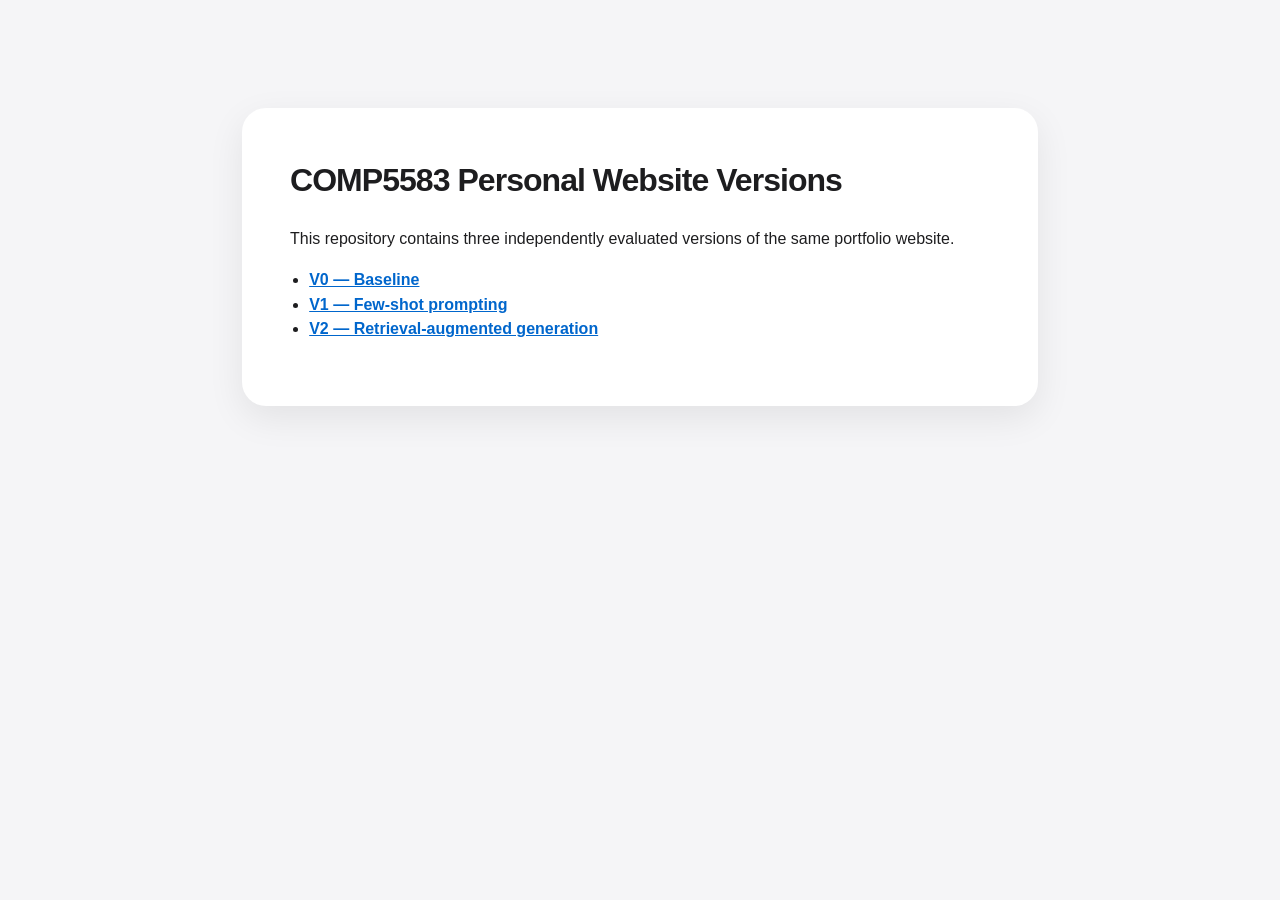
<file: deploy_github_pages/index.html>
<!doctype html>
<html lang="en">
  <head>
    <meta charset="utf-8">
    <meta name="viewport" content="width=device-width, initial-scale=1">
    <title>COMP5583 Portfolio Versions</title>
    <style>
      body { margin: 0; font: 16px/1.55 -apple-system, BlinkMacSystemFont, "Segoe UI", sans-serif; color: #1d1d1f; background: #f5f5f7; }
      main { max-width: 700px; margin: 12vh auto; padding: 48px; background: #fff; border-radius: 24px; box-shadow: 0 12px 36px rgba(0,0,0,.08); }
      h1 { margin-top: 0; letter-spacing: -.03em; }
      ul { padding-left: 1.2rem; }
      a { color: #06c; font-weight: 600; }
    </style>
  </head>
  <body>
    <main>
      <h1>COMP5583 Personal Website Versions</h1>
      <p>This repository contains three independently evaluated versions of the same portfolio website.</p>
      <ul>
        <li><a href="v0/">V0 — Baseline</a></li>
        <li><a href="v1/">V1 — Few-shot prompting</a></li>
        <li><a href="v2/">V2 — Retrieval-augmented generation</a></li>
      </ul>
    </main>
  </body>
</html>
</file>
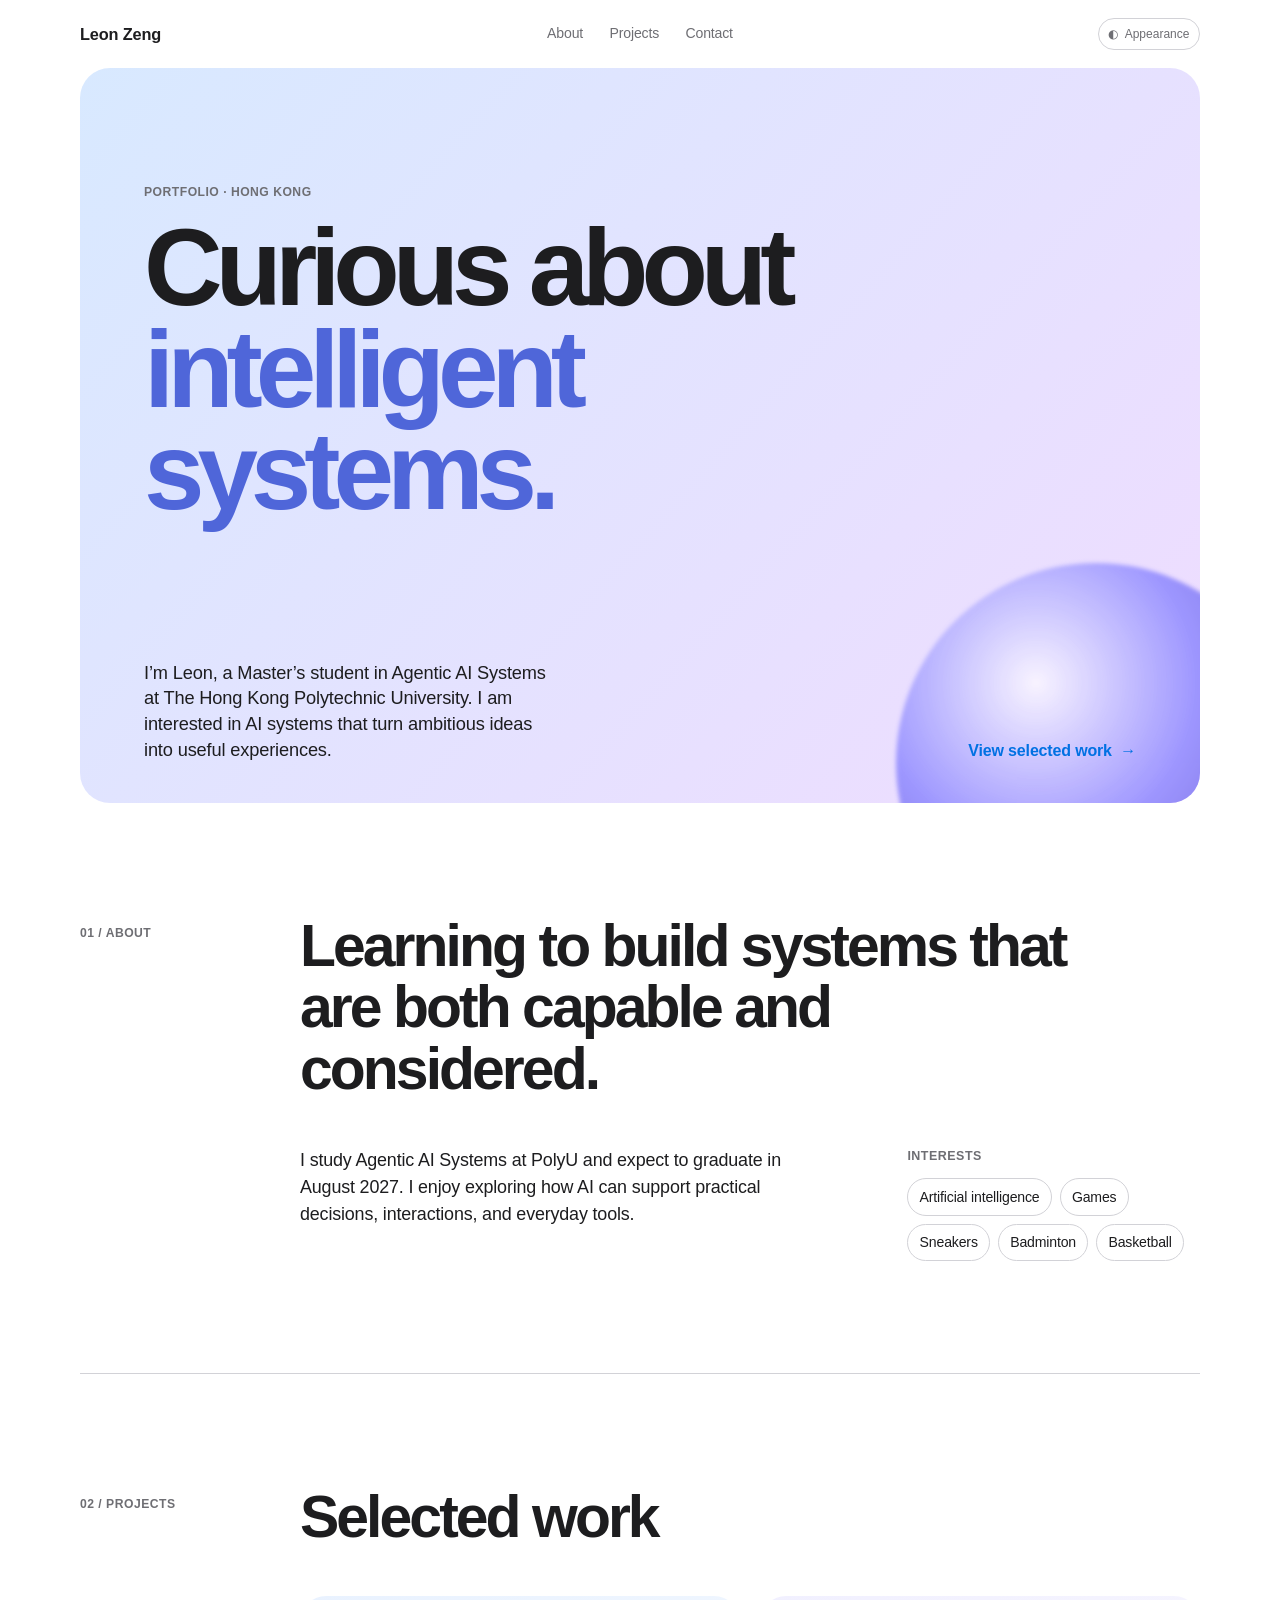
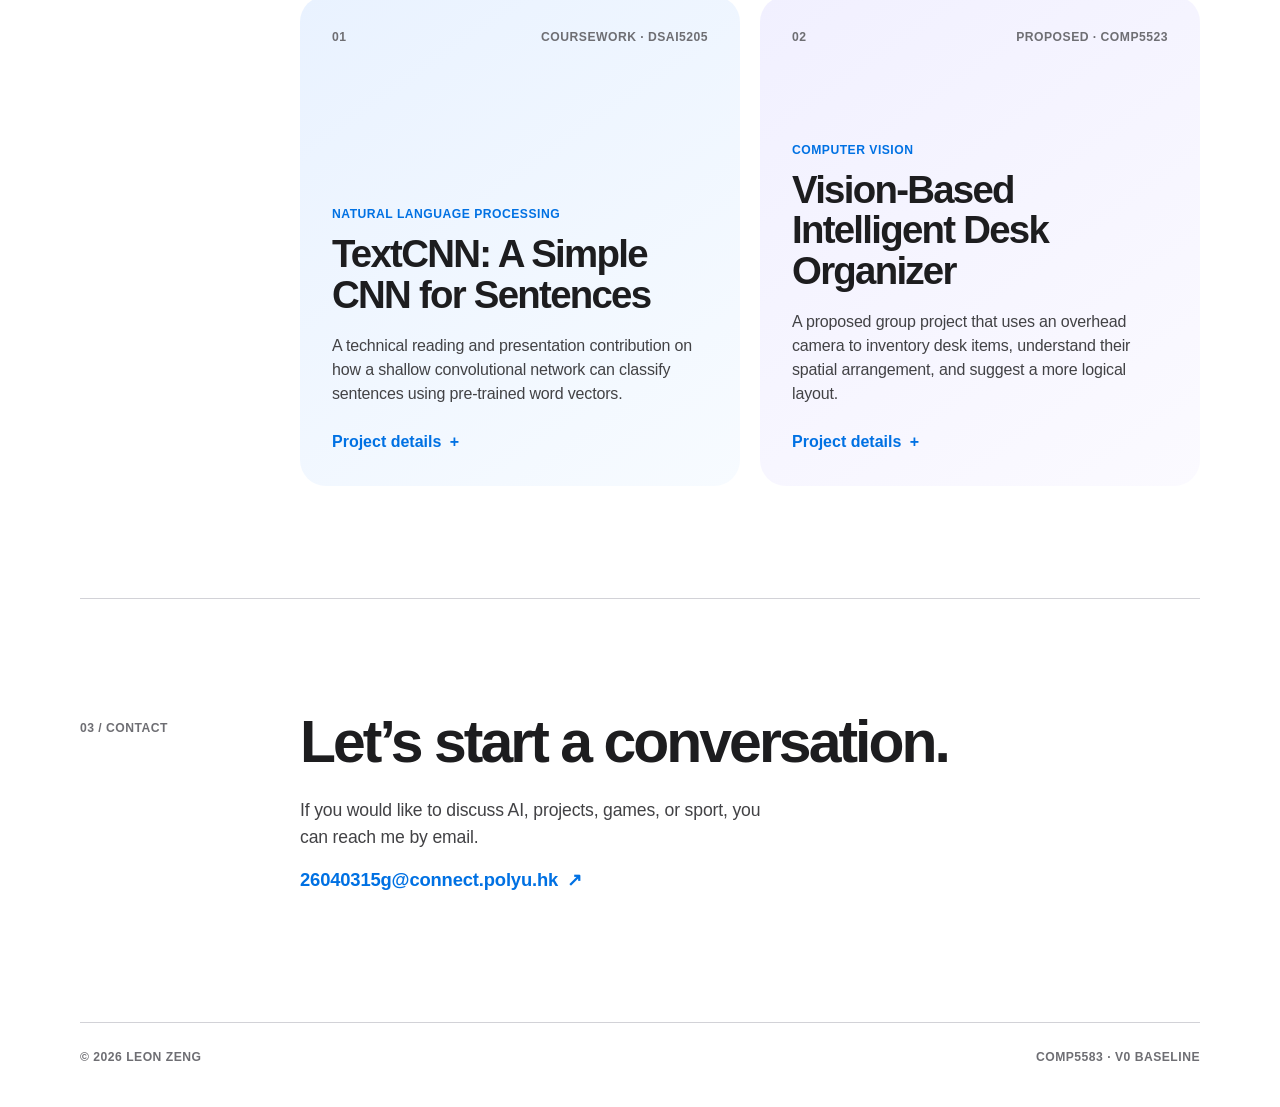
<file: deploy_github_pages/v0/index.html>
<!doctype html>
<html lang="en">
  <head>
    <meta charset="UTF-8" />
    <meta name="viewport" content="width=device-width, initial-scale=1.0" />
    <meta name="description" content="Leon Zeng's personal portfolio." />
    <title>Leon Zeng | Portfolio</title>
    <link rel="stylesheet" href="style.css" />
  </head>
  <body>
    <a class="skip-link" href="#main-content">Skip to content</a>
    <header class="site-header">
      <a class="brand" href="#home" aria-label="Leon Zeng, home">Leon Zeng</a>
      <nav aria-label="Primary navigation">
        <a href="#about">About</a>
        <a href="#projects">Projects</a>
        <a href="#contact">Contact</a>
      </nav>
      <button class="theme-toggle" type="button" aria-label="Switch to dark theme" aria-pressed="false"><span aria-hidden="true">◐</span><span>Appearance</span></button>
    </header>

    <main id="main-content">
      <section class="hero" id="home" aria-labelledby="hero-heading">
        <p class="eyebrow">Portfolio · Hong Kong</p>
        <h1 id="hero-heading">Curious about<br /><span>intelligent systems.</span></h1>
        <div class="hero-bottom">
          <p>I’m Leon, a Master’s student in Agentic AI Systems at The Hong Kong Polytechnic University. I am interested in AI systems that turn ambitious ideas into useful experiences.</p>
          <a class="primary-link" href="#projects">View selected work <span aria-hidden="true">→</span></a>
        </div>
        <div class="hero-orb" aria-hidden="true"></div>
      </section>

      <section class="section about" id="about" aria-labelledby="about-heading">
        <p class="section-kicker">01 / About</p>
        <div class="section-body">
          <h2 id="about-heading">Learning to build systems that are both capable and considered.</h2>
          <div class="about-grid">
            <p>I study Agentic AI Systems at PolyU and expect to graduate in August 2027. I enjoy exploring how AI can support practical decisions, interactions, and everyday tools.</p>
            <div>
              <p class="detail-label">Interests</p>
              <ul class="tag-list" aria-label="Interests"><li>Artificial intelligence</li><li>Games</li><li>Sneakers</li><li>Badminton</li><li>Basketball</li></ul>
            </div>
          </div>
        </div>
      </section>

      <section class="section projects" id="projects" aria-labelledby="projects-heading">
        <p class="section-kicker">02 / Projects</p>
        <div class="section-body">
          <h2 id="projects-heading">Selected work</h2>
          <div class="project-grid">
            <article class="project-card featured-card">
              <div class="project-topline"><span>01</span><span>Coursework · DSAI5205</span></div>
              <div>
                <p class="project-type">Natural Language Processing</p>
                <h3>TextCNN: A Simple CNN for Sentences</h3>
                <p class="project-lede">A technical reading and presentation contribution on how a shallow convolutional network can classify sentences using pre-trained word vectors.</p>
              </div>
              <button class="details-toggle" type="button" aria-expanded="false" aria-controls="project-one-details">Project details <span aria-hidden="true">+</span></button>
              <div class="project-details" id="project-one-details" hidden>
                <p><strong>Purpose.</strong> Support a group reading assignment by explaining a core NLP method and its design choices clearly.</p>
                <p><strong>My contribution.</strong> Prepared a technical presentation segment based on Kim (2014), covering the two-channel TextCNN architecture, 300-dimensional pre-trained word2vec vectors, convolution filters, max-over-time pooling, and the model’s strengths and limitations.</p>
                <p><strong>Focus.</strong> Compared random, static, fine-tuned, and two-channel word-vector settings for sentence classification tasks such as sentiment and question-type classification.</p>
              </div>
            </article>

            <article class="project-card proposed-card">
              <div class="project-topline"><span>02</span><span>Proposed · COMP5523</span></div>
              <div>
                <p class="project-type">Computer Vision</p>
                <h3>Vision-Based Intelligent Desk Organizer</h3>
                <p class="project-lede">A proposed group project that uses an overhead camera to inventory desk items, understand their spatial arrangement, and suggest a more logical layout.</p>
              </div>
              <button class="details-toggle" type="button" aria-expanded="false" aria-controls="project-two-details">Project details <span aria-hidden="true">+</span></button>
              <div class="project-details" id="project-two-details" hidden>
                <p><strong>Purpose.</strong> Build a vision-based workspace assistant that detects common desk items and groups semantically similar objects while separating dissimilar ones.</p>
                <p><strong>My planned contribution.</strong> I plan to help define the object-detection and spatial-grouping pipeline, then turn detected item locations into clear text or on-screen reorganisation suggestions.</p>
                <p><strong>Planned approach.</strong> Start with a fixed overhead camera, a limited class set such as pens, notebooks, mugs, phones, and keys, and evaluate detection quality, suggestion validity, and response time. This project is still under discussion and has not yet been implemented.</p>
              </div>
            </article>
          </div>
        </div>
      </section>

      <section class="section contact" id="contact" aria-labelledby="contact-heading">
        <p class="section-kicker">03 / Contact</p>
        <div class="section-body contact-body">
          <h2 id="contact-heading">Let’s start a conversation.</h2>
          <p>If you would like to discuss AI, projects, games, or sport, you can reach me by email.</p>
          <a class="email-link" href="mailto:26040315g@connect.polyu.hk">26040315g@connect.polyu.hk <span aria-hidden="true">↗</span></a>
        </div>
      </section>
    </main>

    <footer><p>© <span id="year"></span> Leon Zeng</p><p>COMP5583 · V0 baseline</p></footer>
    <script src="script.js"></script>
  </body>
</html>
</file>
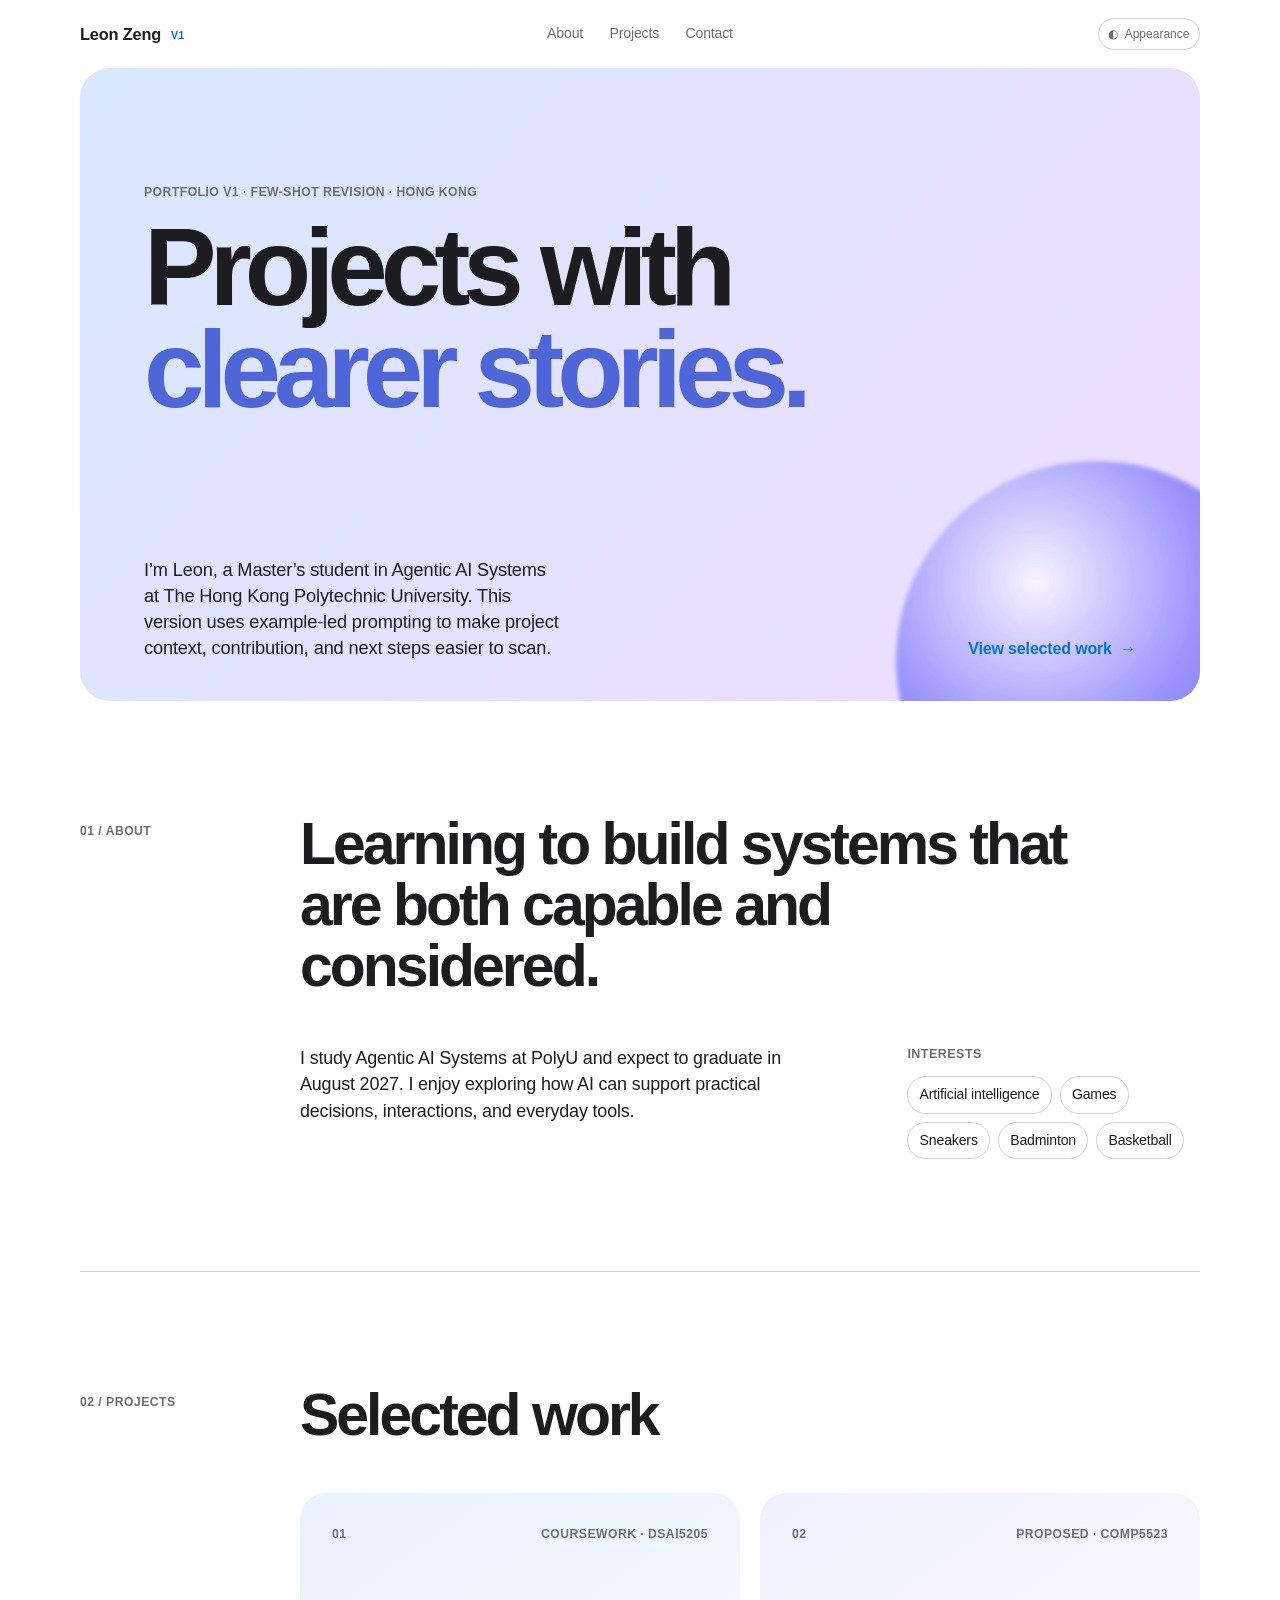
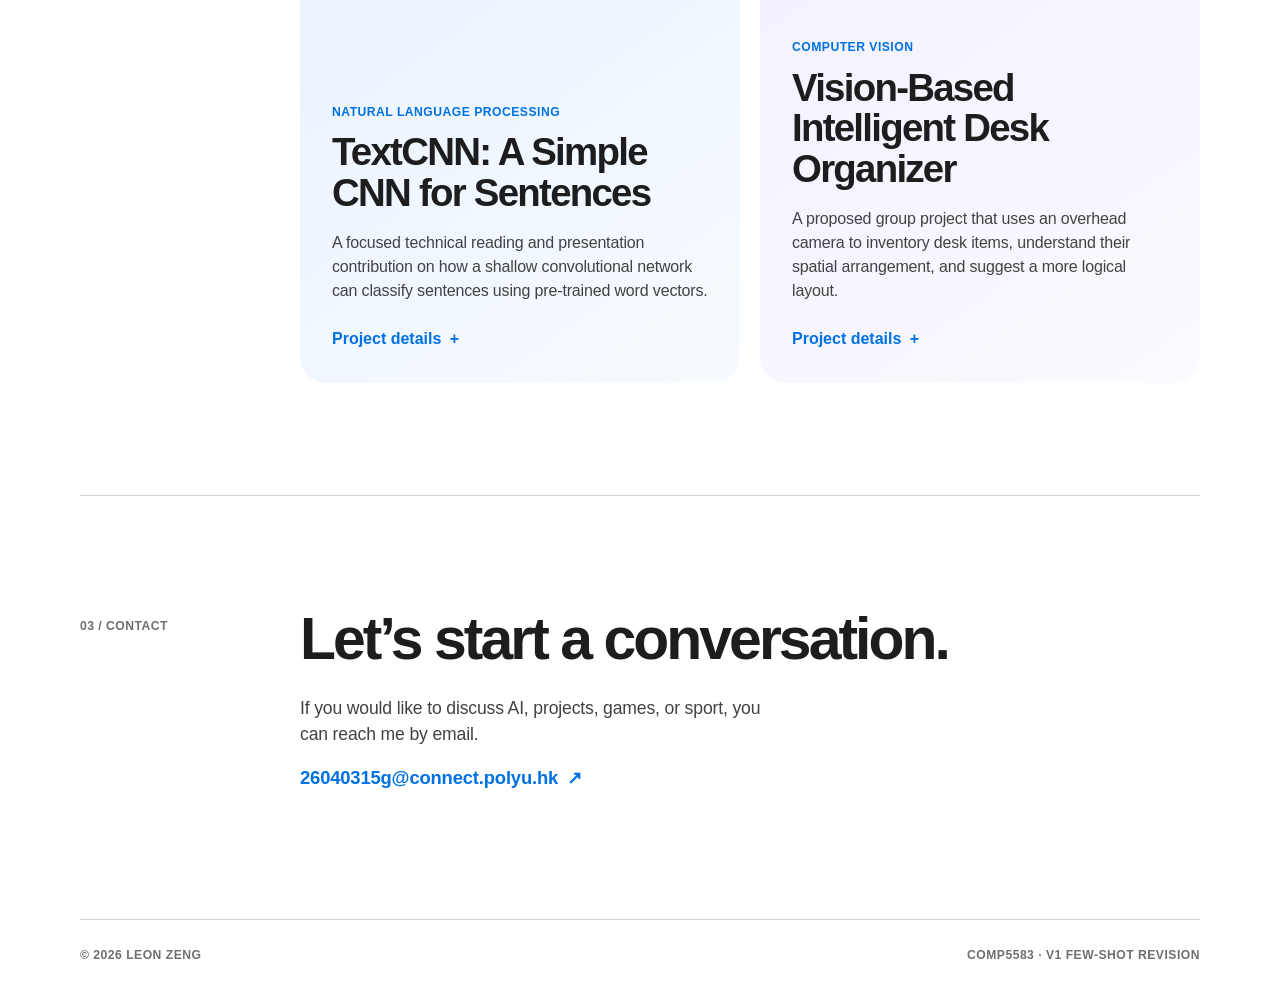
<file: deploy_github_pages/v1/index.html>
<!doctype html>
<html lang="en">
  <head>
    <meta charset="UTF-8" />
    <meta name="viewport" content="width=device-width, initial-scale=1.0" />
    <meta name="description" content="Leon Zeng's personal portfolio." />
    <title>Leon Zeng | Portfolio V1</title>
    <link rel="stylesheet" href="style.css" />
  </head>
  <body>
    <a class="skip-link" href="#main-content">Skip to content</a>
    <header class="site-header">
      <a class="brand" href="#home" aria-label="Leon Zeng, home">Leon Zeng <span>V1</span></a>
      <nav aria-label="Primary navigation">
        <a href="#about">About</a>
        <a href="#projects">Projects</a>
        <a href="#contact">Contact</a>
      </nav>
      <button class="theme-toggle" type="button" aria-label="Switch to dark theme" aria-pressed="false"><span aria-hidden="true">◐</span><span>Appearance</span></button>
    </header>

    <main id="main-content">
      <section class="hero" id="home" aria-labelledby="hero-heading">
        <p class="eyebrow">Portfolio V1 · Few-shot revision · Hong Kong</p>
        <h1 id="hero-heading">Projects with<br /><span>clearer stories.</span></h1>
        <div class="hero-bottom">
          <p>I’m Leon, a Master’s student in Agentic AI Systems at The Hong Kong Polytechnic University. This version uses example-led prompting to make project context, contribution, and next steps easier to scan.</p>
          <a class="primary-link" href="#projects">View selected work <span aria-hidden="true">→</span></a>
        </div>
        <div class="hero-orb" aria-hidden="true"></div>
      </section>

      <section class="section about" id="about" aria-labelledby="about-heading">
        <p class="section-kicker">01 / About</p>
        <div class="section-body">
          <h2 id="about-heading">Learning to build systems that are both capable and considered.</h2>
          <div class="about-grid">
            <p>I study Agentic AI Systems at PolyU and expect to graduate in August 2027. I enjoy exploring how AI can support practical decisions, interactions, and everyday tools.</p>
            <div>
              <p class="detail-label">Interests</p>
              <ul class="tag-list" aria-label="Interests"><li>Artificial intelligence</li><li>Games</li><li>Sneakers</li><li>Badminton</li><li>Basketball</li></ul>
            </div>
          </div>
        </div>
      </section>

      <section class="section projects" id="projects" aria-labelledby="projects-heading">
        <p class="section-kicker">02 / Projects</p>
        <div class="section-body">
          <h2 id="projects-heading">Selected work</h2>
          <div class="project-grid">
            <article class="project-card featured-card">
              <div class="project-topline"><span>01</span><span>Coursework · DSAI5205</span></div>
              <div>
                <p class="project-type">Natural Language Processing</p>
                <h3>TextCNN: A Simple CNN for Sentences</h3>
                <p class="project-lede">A focused technical reading and presentation contribution on how a shallow convolutional network can classify sentences using pre-trained word vectors.</p>
              </div>
              <button class="details-toggle" type="button" aria-expanded="false" aria-controls="project-one-details">Project details <span aria-hidden="true">+</span></button>
              <div class="project-details" id="project-one-details" hidden>
                <div class="project-brief"><p><strong>Context</strong>A DSAI5205 group reading assignment on a foundational NLP paper.</p><p><strong>Purpose</strong>Explain how a shallow CNN can classify sentences and how pre-trained word vectors affect the approach.</p><p><strong>My role</strong>Prepared a technical presentation segment covering the two-channel TextCNN architecture, 300-dimensional pre-trained word2vec vectors, convolution filters and max-over-time pooling.</p><p><strong>Scope</strong>Compared random, static, fine-tuned and two-channel word-vector settings, alongside the paper’s stated strengths and limitations.</p></div>
              </div>
            </article>

            <article class="project-card proposed-card">
              <div class="project-topline"><span>02</span><span>Proposed · COMP5523</span></div>
              <div>
                <p class="project-type">Computer Vision</p>
                <h3>Vision-Based Intelligent Desk Organizer</h3>
                <p class="project-lede">A proposed group project that uses an overhead camera to inventory desk items, understand their spatial arrangement, and suggest a more logical layout.</p>
              </div>
              <button class="details-toggle" type="button" aria-expanded="false" aria-controls="project-two-details">Project details <span aria-hidden="true">+</span></button>
              <div class="project-details" id="project-two-details" hidden>
                <div class="project-brief"><p><strong>Context</strong>A proposed COMP5523 group project. The team is still discussing its final scope and no implementation has begun.</p><p><strong>Purpose</strong>Build a vision-based workspace assistant that groups semantically similar desk items while separating dissimilar ones.</p><p><strong>My planned role</strong>Help define the object-detection and spatial-grouping pipeline, then translate detected locations into text or on-screen reorganisation suggestions.</p><p><strong>Initial scope</strong>Use a fixed overhead camera and a limited class set such as pens, notebooks, mugs, phones and keys; later assess detection quality, suggestion validity and response time.</p></div>
              </div>
            </article>
          </div>
        </div>
      </section>

      <section class="section contact" id="contact" aria-labelledby="contact-heading">
        <p class="section-kicker">03 / Contact</p>
        <div class="section-body contact-body">
          <h2 id="contact-heading">Let’s start a conversation.</h2>
          <p>If you would like to discuss AI, projects, games, or sport, you can reach me by email.</p>
          <a class="email-link" href="mailto:26040315g@connect.polyu.hk">26040315g@connect.polyu.hk <span aria-hidden="true">↗</span></a>
        </div>
      </section>
    </main>

    <footer><p>© <span id="year"></span> Leon Zeng</p><p>COMP5583 · V1 few-shot revision</p></footer>
    <script src="script.js"></script>
  </body>
</html>
</file>
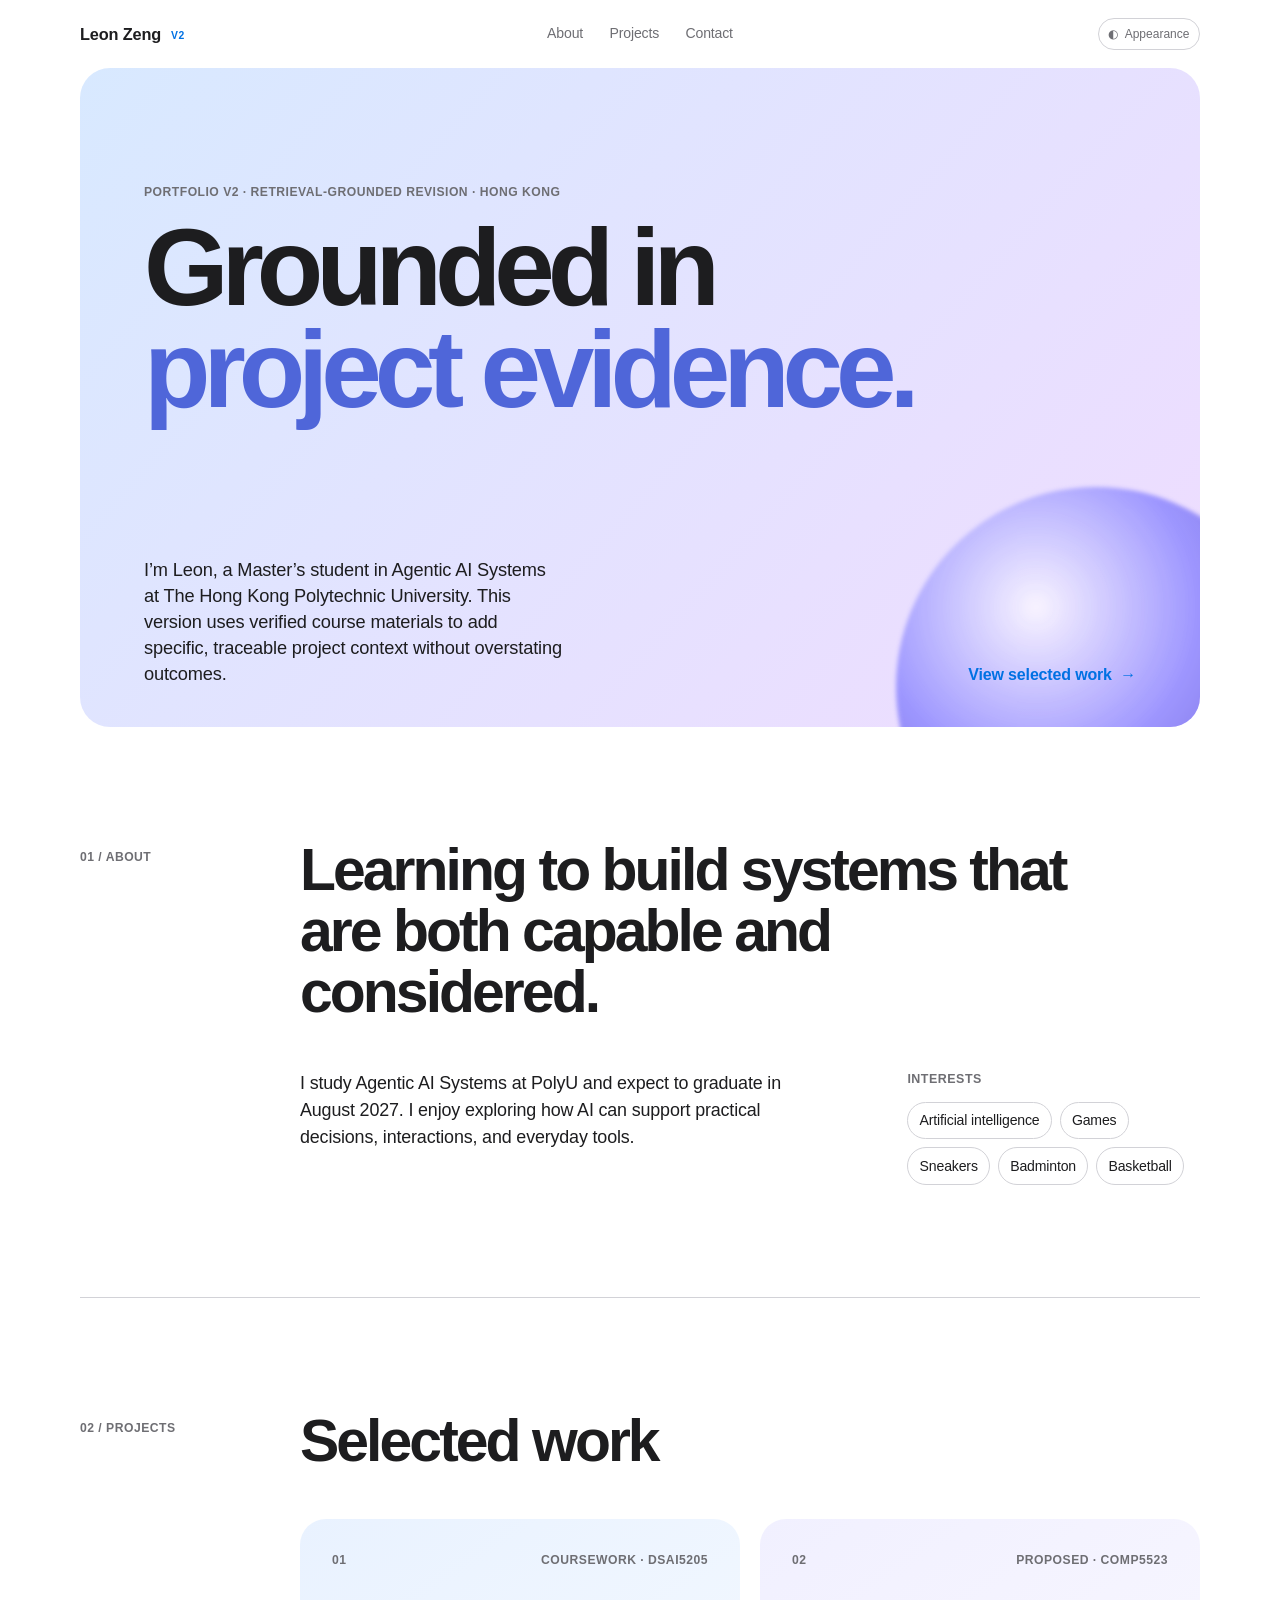
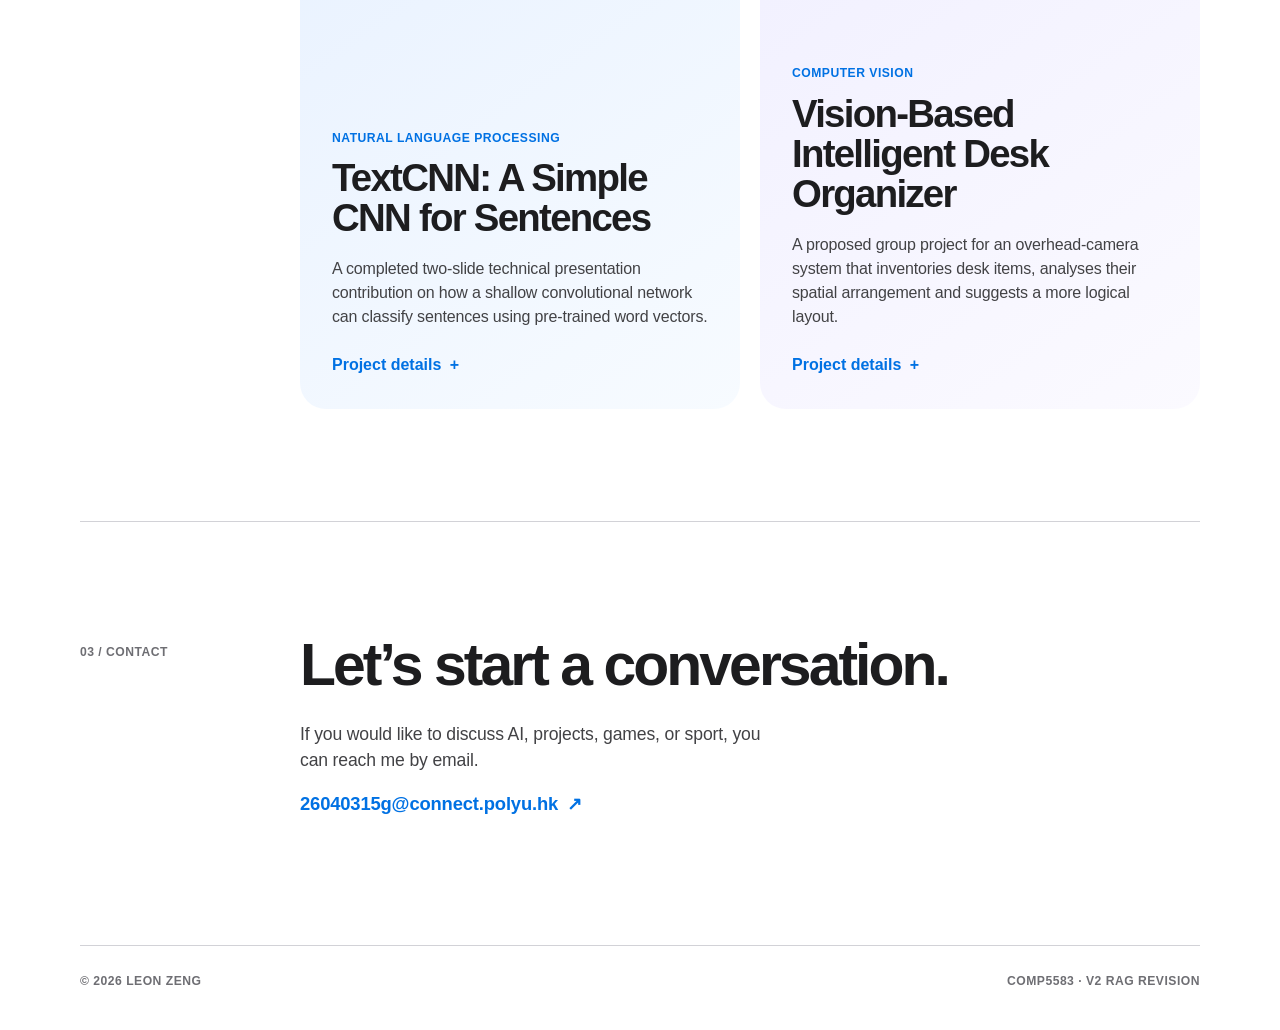
<file: deploy_github_pages/v2/index.html>
<!doctype html>
<html lang="en">
  <head>
    <meta charset="UTF-8" />
    <meta name="viewport" content="width=device-width, initial-scale=1.0" />
    <meta name="description" content="Leon Zeng's personal portfolio." />
    <title>Leon Zeng | Portfolio V2</title>
    <link rel="stylesheet" href="style.css" />
  </head>
  <body>
    <a class="skip-link" href="#main-content">Skip to content</a>
    <header class="site-header">
      <a class="brand" href="#home" aria-label="Leon Zeng, home">Leon Zeng <span>V2</span></a>
      <nav aria-label="Primary navigation">
        <a href="#about">About</a>
        <a href="#projects">Projects</a>
        <a href="#contact">Contact</a>
      </nav>
      <button class="theme-toggle" type="button" aria-label="Switch to dark theme" aria-pressed="false"><span aria-hidden="true">◐</span><span>Appearance</span></button>
    </header>

    <main id="main-content">
      <section class="hero" id="home" aria-labelledby="hero-heading">
        <p class="eyebrow">Portfolio V2 · Retrieval-grounded revision · Hong Kong</p>
        <h1 id="hero-heading">Grounded in<br /><span>project evidence.</span></h1>
        <div class="hero-bottom">
          <p>I’m Leon, a Master’s student in Agentic AI Systems at The Hong Kong Polytechnic University. This version uses verified course materials to add specific, traceable project context without overstating outcomes.</p>
          <a class="primary-link" href="#projects">View selected work <span aria-hidden="true">→</span></a>
        </div>
        <div class="hero-orb" aria-hidden="true"></div>
      </section>

      <section class="section about" id="about" aria-labelledby="about-heading">
        <p class="section-kicker">01 / About</p>
        <div class="section-body">
          <h2 id="about-heading">Learning to build systems that are both capable and considered.</h2>
          <div class="about-grid">
            <p>I study Agentic AI Systems at PolyU and expect to graduate in August 2027. I enjoy exploring how AI can support practical decisions, interactions, and everyday tools.</p>
            <div>
              <p class="detail-label">Interests</p>
              <ul class="tag-list" aria-label="Interests"><li>Artificial intelligence</li><li>Games</li><li>Sneakers</li><li>Badminton</li><li>Basketball</li></ul>
            </div>
          </div>
        </div>
      </section>

      <section class="section projects" id="projects" aria-labelledby="projects-heading">
        <p class="section-kicker">02 / Projects</p>
        <div class="section-body">
          <h2 id="projects-heading">Selected work</h2>
          <div class="project-grid">
            <article class="project-card featured-card">
              <div class="project-topline"><span>01</span><span>Coursework · DSAI5205</span></div>
              <div>
                <p class="project-type">Natural Language Processing</p>
                <h3>TextCNN: A Simple CNN for Sentences</h3>
                <p class="project-lede">A completed two-slide technical presentation contribution on how a shallow convolutional network can classify sentences using pre-trained word vectors.</p>
              </div>
              <button class="details-toggle" type="button" aria-expanded="false" aria-controls="project-one-details">Project details <span aria-hidden="true">+</span></button>
              <div class="project-details" id="project-one-details" hidden>
                <p><strong>Evidence-informed context.</strong> DSAI5205 requires groups to use critical reading and discussion of academic literature. My completed segment focuses on Kim (2014), “Convolutional Neural Networks for Sentence Classification.”</p>
                <p><strong>My contribution.</strong> Prepared a two-slide technical overview of the two-channel TextCNN variant: 300-dimensional pre-trained word2vec vectors, one convolutional layer with 3-, 4- and 5-word filters, max-over-time pooling and a softmax classifier.</p>
                <p><strong>What the material shows.</strong> The presentation compares random, static, fine-tuned and two-channel word-vector settings. It records that pre-training is valuable and fine-tuning often helps, while two channels were not consistently better; local filters have limited span and max pooling discards exact positions.</p>
                <p class="source-note">Source basis: DSAI5205 reading guidance and the TextCNN presentation material.</p>
              </div>
            </article>

            <article class="project-card proposed-card">
              <div class="project-topline"><span>02</span><span>Proposed · COMP5523</span></div>
              <div>
                <p class="project-type">Computer Vision</p>
                <h3>Vision-Based Intelligent Desk Organizer</h3>
                <p class="project-lede">A proposed group project for an overhead-camera system that inventories desk items, analyses their spatial arrangement and suggests a more logical layout.</p>
              </div>
              <button class="details-toggle" type="button" aria-expanded="false" aria-controls="project-two-details">Project details <span aria-hidden="true">+</span></button>
              <div class="project-details" id="project-two-details" hidden>
                <p><strong>Evidence-informed context.</strong> COMP5523 specifies a Vision-Based Intelligent Desk Organizer and Inventory Manager. The system should monitor a workspace from an overhead view and group similar objects while separating dissimilar ones.</p>
                <p><strong>My planned contribution.</strong> I plan to help define the object-detection and spatial-grouping pipeline, then turn detected item locations into clear text or on-screen reorganisation suggestions.</p>
                <p><strong>Planned system scope.</strong> The initial prototype will use a fixed overhead camera and a limited class set such as pens, notebooks, mugs, phones and keys. Its design will consider object detection/recognition, inventory and state monitoring, spatial cluster analysis, grouping logic and a suggestion engine.</p>
                <p><strong>Honest project status.</strong> This project remains under discussion and has not yet been implemented. When the team confirms the scope, evaluation should consider detection accuracy, spatial-logic reliability, suggestion validity and end-to-end latency.</p>
                <p class="source-note">Source basis: COMP5523 group-project specification.</p>
              </div>
            </article>
          </div>
        </div>
      </section>

      <section class="section contact" id="contact" aria-labelledby="contact-heading">
        <p class="section-kicker">03 / Contact</p>
        <div class="section-body contact-body">
          <h2 id="contact-heading">Let’s start a conversation.</h2>
          <p>If you would like to discuss AI, projects, games, or sport, you can reach me by email.</p>
          <a class="email-link" href="mailto:26040315g@connect.polyu.hk">26040315g@connect.polyu.hk <span aria-hidden="true">↗</span></a>
        </div>
      </section>
    </main>

    <footer><p>© <span id="year"></span> Leon Zeng</p><p>COMP5583 · V2 RAG revision</p></footer>
    <script src="script.js"></script>
  </body>
</html>
</file>
<file: deploy_github_pages/v0/style.css>
:root { --page:#fff; --ink:#1d1d1f; --muted:#6e6e73; --line:#d2d2d7; --blue:#0071e3; --card:#fbfbfd; --hero-a:#d8e9ff; --hero-b:#efdcff; }
* { box-sizing:border-box; }
html { scroll-behavior:smooth; }
body { margin:0; color:var(--ink); background:var(--page); font-family:-apple-system,BlinkMacSystemFont,"SF Pro Display","Helvetica Neue",Arial,sans-serif; line-height:1.5; letter-spacing:-.01em; }
a { color:inherit; } button { font:inherit; }
.skip-link { position:absolute; top:-4rem; left:1rem; z-index:10; background:var(--ink); color:var(--page); padding:.65rem 1rem; border-radius:.5rem; } .skip-link:focus { top:1rem; }
.site-header,main,footer { width:min(1120px,calc(100% - 3rem)); margin:auto; }
.site-header { height:68px; display:grid; grid-template-columns:1fr auto 1fr; align-items:center; }
.brand { font-weight:650; font-size:1.02rem; text-decoration:none; }
nav { display:flex; gap:1.65rem; font-size:.88rem; } nav a { color:var(--muted); text-decoration:none; transition:color .2s ease; } nav a:hover,nav a:focus-visible { color:var(--ink); }
.theme-toggle { justify-self:end; display:inline-flex; align-items:center; gap:.4rem; padding:.4rem .6rem; border:1px solid var(--line); border-radius:999px; color:var(--muted); background:transparent; font-size:.75rem; cursor:pointer; } .theme-toggle:hover { color:var(--ink); border-color:var(--muted); }
.hero { position:relative; overflow:hidden; min-height:624px; padding:clamp(4rem,8vw,7.5rem) clamp(2rem,5vw,5rem) 2.5rem; border-radius:30px; background:linear-gradient(132deg,var(--hero-a),var(--hero-b)); }
.eyebrow,.section-kicker,.project-topline,.project-type,footer { color:var(--muted); font-size:.76rem; font-weight:600; letter-spacing:.04em; text-transform:uppercase; }
.hero h1 { position:relative; z-index:1; max-width:850px; margin:1rem 0 0; font-size:clamp(3.8rem,8.5vw,7.25rem); line-height:.94; letter-spacing:-.065em; } .hero h1 span { color:#4f66d9; }
.hero-bottom { position:relative; z-index:1; display:flex; justify-content:space-between; align-items:end; gap:2rem; margin-top:clamp(4rem,11vw,8.5rem); } .hero-bottom p { max-width:420px; margin:0; font-size:1.14rem; line-height:1.42; }
.primary-link,.email-link { color:var(--blue); font-weight:600; text-decoration:none; } .primary-link span,.email-link span { margin-left:.25rem; }
.hero-orb { position:absolute; width:25rem; height:25rem; right:-6rem; bottom:-10rem; border-radius:50%; background:radial-gradient(circle at 35% 30%,#ffffffcc,#8a85ff 42%,#5b53d8 72%); filter:blur(2px); opacity:.8; }
.section { display:grid; grid-template-columns:180px minmax(0,1fr); gap:2.5rem; padding:7rem 0; border-bottom:1px solid var(--line); } .section-kicker { margin:.55rem 0 0; }
.section-body h2 { max-width:800px; margin:0; font-size:clamp(2.2rem,4.6vw,4rem); line-height:1.04; letter-spacing:-.05em; }
.about-grid { display:grid; grid-template-columns:minmax(0,1.3fr) minmax(220px,.7fr); gap:4rem; margin-top:3rem; } .about-grid > p { max-width:530px; margin:0; font-size:1.12rem; }
.detail-label { margin:0 0 .8rem; color:var(--muted); font-size:.78rem; font-weight:600; text-transform:uppercase; letter-spacing:.04em; }
.tag-list { display:flex; flex-wrap:wrap; gap:.5rem; list-style:none; padding:0; margin:0; } .tag-list li { padding:.45rem .7rem; border:1px solid var(--line); border-radius:999px; font-size:.88rem; }
.project-grid { display:grid; grid-template-columns:repeat(2,1fr); gap:1.25rem; margin-top:3rem; } .project-card { display:flex; flex-direction:column; min-height:490px; padding:2rem; border-radius:26px; background:var(--card); } .featured-card { background:linear-gradient(145deg,#e9f2ff,#f7fbff); } .proposed-card { background:linear-gradient(145deg,#f1f0ff,#fbfaff); }
.project-topline { display:flex; justify-content:space-between; gap:1rem; } .project-card > div:nth-child(2) { margin-top:auto; } .project-type { margin:0 0 .7rem; color:var(--blue); }
.project-card h3 { max-width:370px; margin:0; font-size:clamp(1.85rem,3vw,2.75rem); line-height:1.05; letter-spacing:-.045em; } .project-lede { max-width:440px; margin:1.15rem 0 0; color:#424245; font-size:1rem; }
.details-toggle { align-self:flex-start; margin-top:1.5rem; padding:0; border:0; color:var(--blue); background:transparent; font-weight:600; cursor:pointer; } .details-toggle span { margin-left:.25rem; }
.project-details { margin-top:1rem; padding-top:1rem; border-top:1px solid #c7d2e5; color:#424245; font-size:.91rem; } .proposed-card .project-details { border-color:#d6d1e5; } .project-details p { margin:.55rem 0; } .project-details strong { color:var(--ink); }
.contact { padding-bottom:8rem; } .contact-body > p { max-width:470px; margin:1.6rem 0 1rem; color:#424245; font-size:1.1rem; } .email-link { font-size:1.15rem; }
footer { display:flex; justify-content:space-between; padding:1.6rem 0 2.5rem; } footer p { margin:0; }
body.dark { --page:#000; --ink:#f5f5f7; --muted:#a1a1a6; --line:#424245; --blue:#2997ff; --card:#19191b; --hero-a:#17202c; --hero-b:#281b37; } body.dark .hero h1 span { color:#a4b8ff; } body.dark .project-lede,body.dark .project-details,body.dark .contact-body > p { color:#d1d1d6; } body.dark .featured-card { background:linear-gradient(145deg,#162330,#15171b); } body.dark .proposed-card { background:linear-gradient(145deg,#231b34,#18171b); } body.dark .project-details { border-color:#435267; } body.dark .proposed-card .project-details { border-color:#574c6c; }
@media (max-width:760px) { .site-header { grid-template-columns:1fr auto; height:auto; padding:1rem 0; row-gap:.9rem; } nav { grid-column:1/-1; grid-row:2; justify-content:space-between; } .theme-toggle { grid-column:2; grid-row:1; } .hero { min-height:540px; padding:3rem 1.5rem 2rem; border-radius:22px; } .hero-bottom { align-items:start; flex-direction:column; margin-top:4rem; } .hero-orb { width:17rem; height:17rem; bottom:-6rem; } .section { grid-template-columns:1fr; gap:1.2rem; padding:4.5rem 0; } .about-grid,.project-grid { grid-template-columns:1fr; gap:1.2rem; } .project-card { min-height:430px; } footer { flex-direction:column; gap:.5rem; } }
@media (prefers-reduced-motion:reduce) { html { scroll-behavior:auto; } }
</file>
<file: deploy_github_pages/v1/style.css>
:root { --page:#fff; --ink:#1d1d1f; --muted:#6e6e73; --line:#d2d2d7; --blue:#0071e3; --card:#fbfbfd; --hero-a:#d8e9ff; --hero-b:#efdcff; }
* { box-sizing:border-box; }
html { scroll-behavior:smooth; }
body { margin:0; color:var(--ink); background:var(--page); font-family:-apple-system,BlinkMacSystemFont,"SF Pro Display","Helvetica Neue",Arial,sans-serif; line-height:1.5; letter-spacing:-.01em; }
a { color:inherit; } button { font:inherit; }
.skip-link { position:absolute; top:-4rem; left:1rem; z-index:10; background:var(--ink); color:var(--page); padding:.65rem 1rem; border-radius:.5rem; } .skip-link:focus { top:1rem; }
.site-header,main,footer { width:min(1120px,calc(100% - 3rem)); margin:auto; }
.site-header { position:sticky; top:0; z-index:5; height:68px; display:grid; grid-template-columns:1fr auto 1fr; align-items:center; background:color-mix(in srgb,var(--page) 88%,transparent); backdrop-filter:blur(16px); }
.brand { font-weight:650; font-size:1.02rem; text-decoration:none; }.brand span { margin-left:.35rem; color:var(--blue); font-size:.65rem; letter-spacing:.06em; vertical-align:middle; }
nav { display:flex; gap:1.65rem; font-size:.88rem; } nav a { color:var(--muted); text-decoration:none; transition:color .2s ease; } nav a:hover,nav a:focus-visible { color:var(--ink); }
.theme-toggle { justify-self:end; display:inline-flex; align-items:center; gap:.4rem; padding:.4rem .6rem; border:1px solid var(--line); border-radius:999px; color:var(--muted); background:transparent; font-size:.75rem; cursor:pointer; } .theme-toggle:hover { color:var(--ink); border-color:var(--muted); }
.hero { position:relative; overflow:hidden; min-height:624px; padding:clamp(4rem,8vw,7.5rem) clamp(2rem,5vw,5rem) 2.5rem; border-radius:30px; background:linear-gradient(132deg,var(--hero-a),var(--hero-b)); }
.eyebrow,.section-kicker,.project-topline,.project-type,footer { color:var(--muted); font-size:.76rem; font-weight:600; letter-spacing:.04em; text-transform:uppercase; }
.hero h1 { position:relative; z-index:1; max-width:850px; margin:1rem 0 0; font-size:clamp(3.8rem,8.5vw,7.25rem); line-height:.94; letter-spacing:-.065em; } .hero h1 span { color:#4f66d9; }
.hero-bottom { position:relative; z-index:1; display:flex; justify-content:space-between; align-items:end; gap:2rem; margin-top:clamp(4rem,11vw,8.5rem); } .hero-bottom p { max-width:420px; margin:0; font-size:1.14rem; line-height:1.42; }
.primary-link,.email-link { color:var(--blue); font-weight:600; text-decoration:none; } .primary-link span,.email-link span { margin-left:.25rem; }
.hero-orb { position:absolute; width:25rem; height:25rem; right:-6rem; bottom:-10rem; border-radius:50%; background:radial-gradient(circle at 35% 30%,#ffffffcc,#8a85ff 42%,#5b53d8 72%); filter:blur(2px); opacity:.8; }
.section { display:grid; grid-template-columns:180px minmax(0,1fr); gap:2.5rem; padding:7rem 0; border-bottom:1px solid var(--line); } .section-kicker { margin:.55rem 0 0; }
.section-body h2 { max-width:800px; margin:0; font-size:clamp(2.2rem,4.6vw,4rem); line-height:1.04; letter-spacing:-.05em; }
.about-grid { display:grid; grid-template-columns:minmax(0,1.3fr) minmax(220px,.7fr); gap:4rem; margin-top:3rem; } .about-grid > p { max-width:530px; margin:0; font-size:1.12rem; }
.detail-label { margin:0 0 .8rem; color:var(--muted); font-size:.78rem; font-weight:600; text-transform:uppercase; letter-spacing:.04em; }
.tag-list { display:flex; flex-wrap:wrap; gap:.5rem; list-style:none; padding:0; margin:0; } .tag-list li { padding:.45rem .7rem; border:1px solid var(--line); border-radius:999px; font-size:.88rem; }
.project-grid { display:grid; grid-template-columns:repeat(2,1fr); gap:1.25rem; margin-top:3rem; } .project-card { display:flex; flex-direction:column; min-height:490px; padding:2rem; border-radius:26px; background:var(--card); } .featured-card { background:linear-gradient(145deg,#e9f2ff,#f7fbff); } .proposed-card { background:linear-gradient(145deg,#f1f0ff,#fbfaff); }
.project-topline { display:flex; justify-content:space-between; gap:1rem; } .project-card > div:nth-child(2) { margin-top:auto; } .project-type { margin:0 0 .7rem; color:var(--blue); }
.project-card h3 { max-width:370px; margin:0; font-size:clamp(1.85rem,3vw,2.75rem); line-height:1.05; letter-spacing:-.045em; } .project-lede { max-width:440px; margin:1.15rem 0 0; color:#424245; font-size:1rem; }
.details-toggle { align-self:flex-start; margin-top:1.5rem; padding:0; border:0; color:var(--blue); background:transparent; font-weight:600; cursor:pointer; } .details-toggle span { margin-left:.25rem; }
.details-toggle:focus-visible,.theme-toggle:focus-visible,nav a:focus-visible,.primary-link:focus-visible,.email-link:focus-visible { outline:3px solid color-mix(in srgb,var(--blue) 45%,transparent); outline-offset:4px; border-radius:4px; }
.project-details { margin-top:1rem; padding-top:1rem; border-top:1px solid #c7d2e5; color:#424245; font-size:.91rem; } .proposed-card .project-details { border-color:#d6d1e5; } .project-details p { margin:.55rem 0; } .project-details strong { color:var(--ink); }.project-brief { display:grid; grid-template-columns:1fr 1fr; gap:.8rem 1rem; }.project-brief p { margin:0; }.project-brief strong { display:block; margin-bottom:.15rem; color:var(--blue); font-size:.7rem; letter-spacing:.04em; text-transform:uppercase; }
.contact { padding-bottom:8rem; } .contact-body > p { max-width:470px; margin:1.6rem 0 1rem; color:#424245; font-size:1.1rem; } .email-link { font-size:1.15rem; }
footer { display:flex; justify-content:space-between; padding:1.6rem 0 2.5rem; } footer p { margin:0; }
body.dark { --page:#000; --ink:#f5f5f7; --muted:#a1a1a6; --line:#424245; --blue:#2997ff; --card:#19191b; --hero-a:#17202c; --hero-b:#281b37; } body.dark .hero h1 span { color:#a4b8ff; } body.dark .project-lede,body.dark .project-details,body.dark .contact-body > p { color:#d1d1d6; } body.dark .featured-card { background:linear-gradient(145deg,#162330,#15171b); } body.dark .proposed-card { background:linear-gradient(145deg,#231b34,#18171b); } body.dark .project-details { border-color:#435267; } body.dark .proposed-card .project-details { border-color:#574c6c; }
@media (max-width:760px) { .site-header { grid-template-columns:1fr auto; height:auto; padding:1rem 0; row-gap:.9rem; } nav { grid-column:1/-1; grid-row:2; justify-content:space-between; } .theme-toggle { grid-column:2; grid-row:1; } .hero { min-height:540px; padding:3rem 1.5rem 2rem; border-radius:22px; } .hero-bottom { align-items:start; flex-direction:column; margin-top:4rem; } .hero-orb { width:17rem; height:17rem; bottom:-6rem; } .section { grid-template-columns:1fr; gap:1.2rem; padding:4.5rem 0; } .about-grid,.project-grid,.project-brief { grid-template-columns:1fr; gap:1.2rem; } .project-card { min-height:430px; } footer { flex-direction:column; gap:.5rem; } }
@media (prefers-reduced-motion:reduce) { html { scroll-behavior:auto; } }
</file>
<file: deploy_github_pages/v2/style.css>
:root { --page:#fff; --ink:#1d1d1f; --muted:#6e6e73; --line:#d2d2d7; --blue:#0071e3; --card:#fbfbfd; --hero-a:#d8e9ff; --hero-b:#efdcff; }
* { box-sizing:border-box; }
html { scroll-behavior:smooth; }
body { margin:0; color:var(--ink); background:var(--page); font-family:-apple-system,BlinkMacSystemFont,"SF Pro Display","Helvetica Neue",Arial,sans-serif; line-height:1.5; letter-spacing:-.01em; }
a { color:inherit; } button { font:inherit; }
.skip-link { position:absolute; top:-4rem; left:1rem; z-index:10; background:var(--ink); color:var(--page); padding:.65rem 1rem; border-radius:.5rem; } .skip-link:focus { top:1rem; }
.site-header,main,footer { width:min(1120px,calc(100% - 3rem)); margin:auto; }
.site-header { height:68px; display:grid; grid-template-columns:1fr auto 1fr; align-items:center; }
.brand { font-weight:650; font-size:1.02rem; text-decoration:none; }.brand span { margin-left:.35rem; color:var(--blue); font-size:.65rem; letter-spacing:.06em; vertical-align:middle; }
nav { display:flex; gap:1.65rem; font-size:.88rem; } nav a { color:var(--muted); text-decoration:none; transition:color .2s ease; } nav a:hover,nav a:focus-visible { color:var(--ink); }
.theme-toggle { justify-self:end; display:inline-flex; align-items:center; gap:.4rem; padding:.4rem .6rem; border:1px solid var(--line); border-radius:999px; color:var(--muted); background:transparent; font-size:.75rem; cursor:pointer; } .theme-toggle:hover { color:var(--ink); border-color:var(--muted); }
.hero { position:relative; overflow:hidden; min-height:624px; padding:clamp(4rem,8vw,7.5rem) clamp(2rem,5vw,5rem) 2.5rem; border-radius:30px; background:linear-gradient(132deg,var(--hero-a),var(--hero-b)); }
.eyebrow,.section-kicker,.project-topline,.project-type,footer { color:var(--muted); font-size:.76rem; font-weight:600; letter-spacing:.04em; text-transform:uppercase; }
.hero h1 { position:relative; z-index:1; max-width:850px; margin:1rem 0 0; font-size:clamp(3.8rem,8.5vw,7.25rem); line-height:.94; letter-spacing:-.065em; } .hero h1 span { color:#4f66d9; }
.hero-bottom { position:relative; z-index:1; display:flex; justify-content:space-between; align-items:end; gap:2rem; margin-top:clamp(4rem,11vw,8.5rem); } .hero-bottom p { max-width:420px; margin:0; font-size:1.14rem; line-height:1.42; }
.primary-link,.email-link { color:var(--blue); font-weight:600; text-decoration:none; } .primary-link span,.email-link span { margin-left:.25rem; }
.hero-orb { position:absolute; width:25rem; height:25rem; right:-6rem; bottom:-10rem; border-radius:50%; background:radial-gradient(circle at 35% 30%,#ffffffcc,#8a85ff 42%,#5b53d8 72%); filter:blur(2px); opacity:.8; }
.section { display:grid; grid-template-columns:180px minmax(0,1fr); gap:2.5rem; padding:7rem 0; border-bottom:1px solid var(--line); } .section-kicker { margin:.55rem 0 0; }
.section-body h2 { max-width:800px; margin:0; font-size:clamp(2.2rem,4.6vw,4rem); line-height:1.04; letter-spacing:-.05em; }
.about-grid { display:grid; grid-template-columns:minmax(0,1.3fr) minmax(220px,.7fr); gap:4rem; margin-top:3rem; } .about-grid > p { max-width:530px; margin:0; font-size:1.12rem; }
.detail-label { margin:0 0 .8rem; color:var(--muted); font-size:.78rem; font-weight:600; text-transform:uppercase; letter-spacing:.04em; }
.tag-list { display:flex; flex-wrap:wrap; gap:.5rem; list-style:none; padding:0; margin:0; } .tag-list li { padding:.45rem .7rem; border:1px solid var(--line); border-radius:999px; font-size:.88rem; }
.project-grid { display:grid; grid-template-columns:repeat(2,1fr); gap:1.25rem; margin-top:3rem; } .project-card { display:flex; flex-direction:column; min-height:490px; padding:2rem; border-radius:26px; background:var(--card); } .featured-card { background:linear-gradient(145deg,#e9f2ff,#f7fbff); } .proposed-card { background:linear-gradient(145deg,#f1f0ff,#fbfaff); }
.project-topline { display:flex; justify-content:space-between; gap:1rem; } .project-card > div:nth-child(2) { margin-top:auto; } .project-type { margin:0 0 .7rem; color:var(--blue); }
.project-card h3 { max-width:370px; margin:0; font-size:clamp(1.85rem,3vw,2.75rem); line-height:1.05; letter-spacing:-.045em; } .project-lede { max-width:440px; margin:1.15rem 0 0; color:#424245; font-size:1rem; }
.details-toggle { align-self:flex-start; margin-top:1.5rem; padding:0; border:0; color:var(--blue); background:transparent; font-weight:600; cursor:pointer; } .details-toggle span { margin-left:.25rem; }
.project-details { margin-top:1rem; padding-top:1rem; border-top:1px solid #c7d2e5; color:#424245; font-size:.91rem; } .proposed-card .project-details { border-color:#d6d1e5; } .project-details p { margin:.55rem 0; } .project-details strong { color:var(--ink); }.source-note { color:var(--muted); font-size:.78rem; }
.contact { padding-bottom:8rem; } .contact-body > p { max-width:470px; margin:1.6rem 0 1rem; color:#424245; font-size:1.1rem; } .email-link { font-size:1.15rem; }
footer { display:flex; justify-content:space-between; padding:1.6rem 0 2.5rem; } footer p { margin:0; }
body.dark { --page:#000; --ink:#f5f5f7; --muted:#a1a1a6; --line:#424245; --blue:#2997ff; --card:#19191b; --hero-a:#17202c; --hero-b:#281b37; } body.dark .hero h1 span { color:#a4b8ff; } body.dark .project-lede,body.dark .project-details,body.dark .contact-body > p { color:#d1d1d6; } body.dark .featured-card { background:linear-gradient(145deg,#162330,#15171b); } body.dark .proposed-card { background:linear-gradient(145deg,#231b34,#18171b); } body.dark .project-details { border-color:#435267; } body.dark .proposed-card .project-details { border-color:#574c6c; }
@media (max-width:760px) { .site-header { grid-template-columns:1fr auto; height:auto; padding:1rem 0; row-gap:.9rem; } nav { grid-column:1/-1; grid-row:2; justify-content:space-between; } .theme-toggle { grid-column:2; grid-row:1; } .hero { min-height:540px; padding:3rem 1.5rem 2rem; border-radius:22px; } .hero-bottom { align-items:start; flex-direction:column; margin-top:4rem; } .hero-orb { width:17rem; height:17rem; bottom:-6rem; } .section { grid-template-columns:1fr; gap:1.2rem; padding:4.5rem 0; } .about-grid,.project-grid { grid-template-columns:1fr; gap:1.2rem; } .project-card { min-height:430px; } footer { flex-direction:column; gap:.5rem; } }
@media (prefers-reduced-motion:reduce) { html { scroll-behavior:auto; } }
</file>
